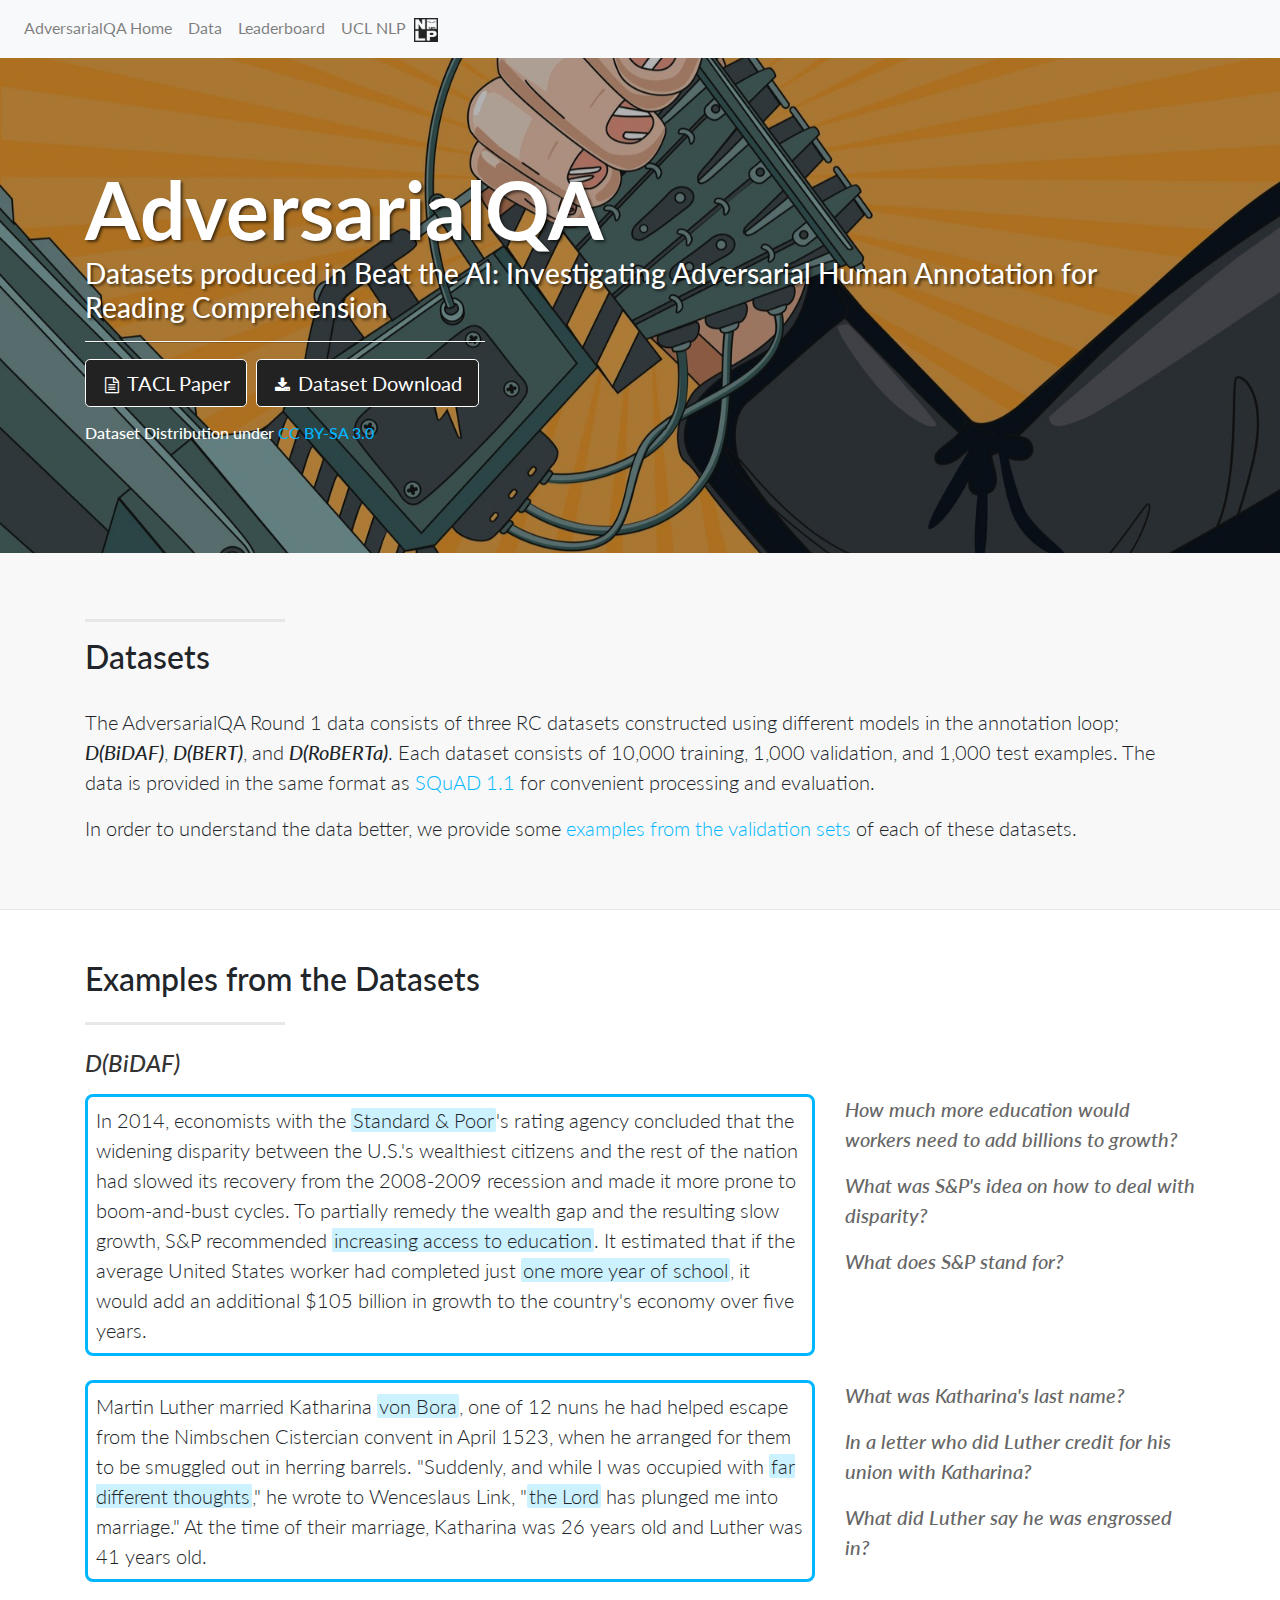
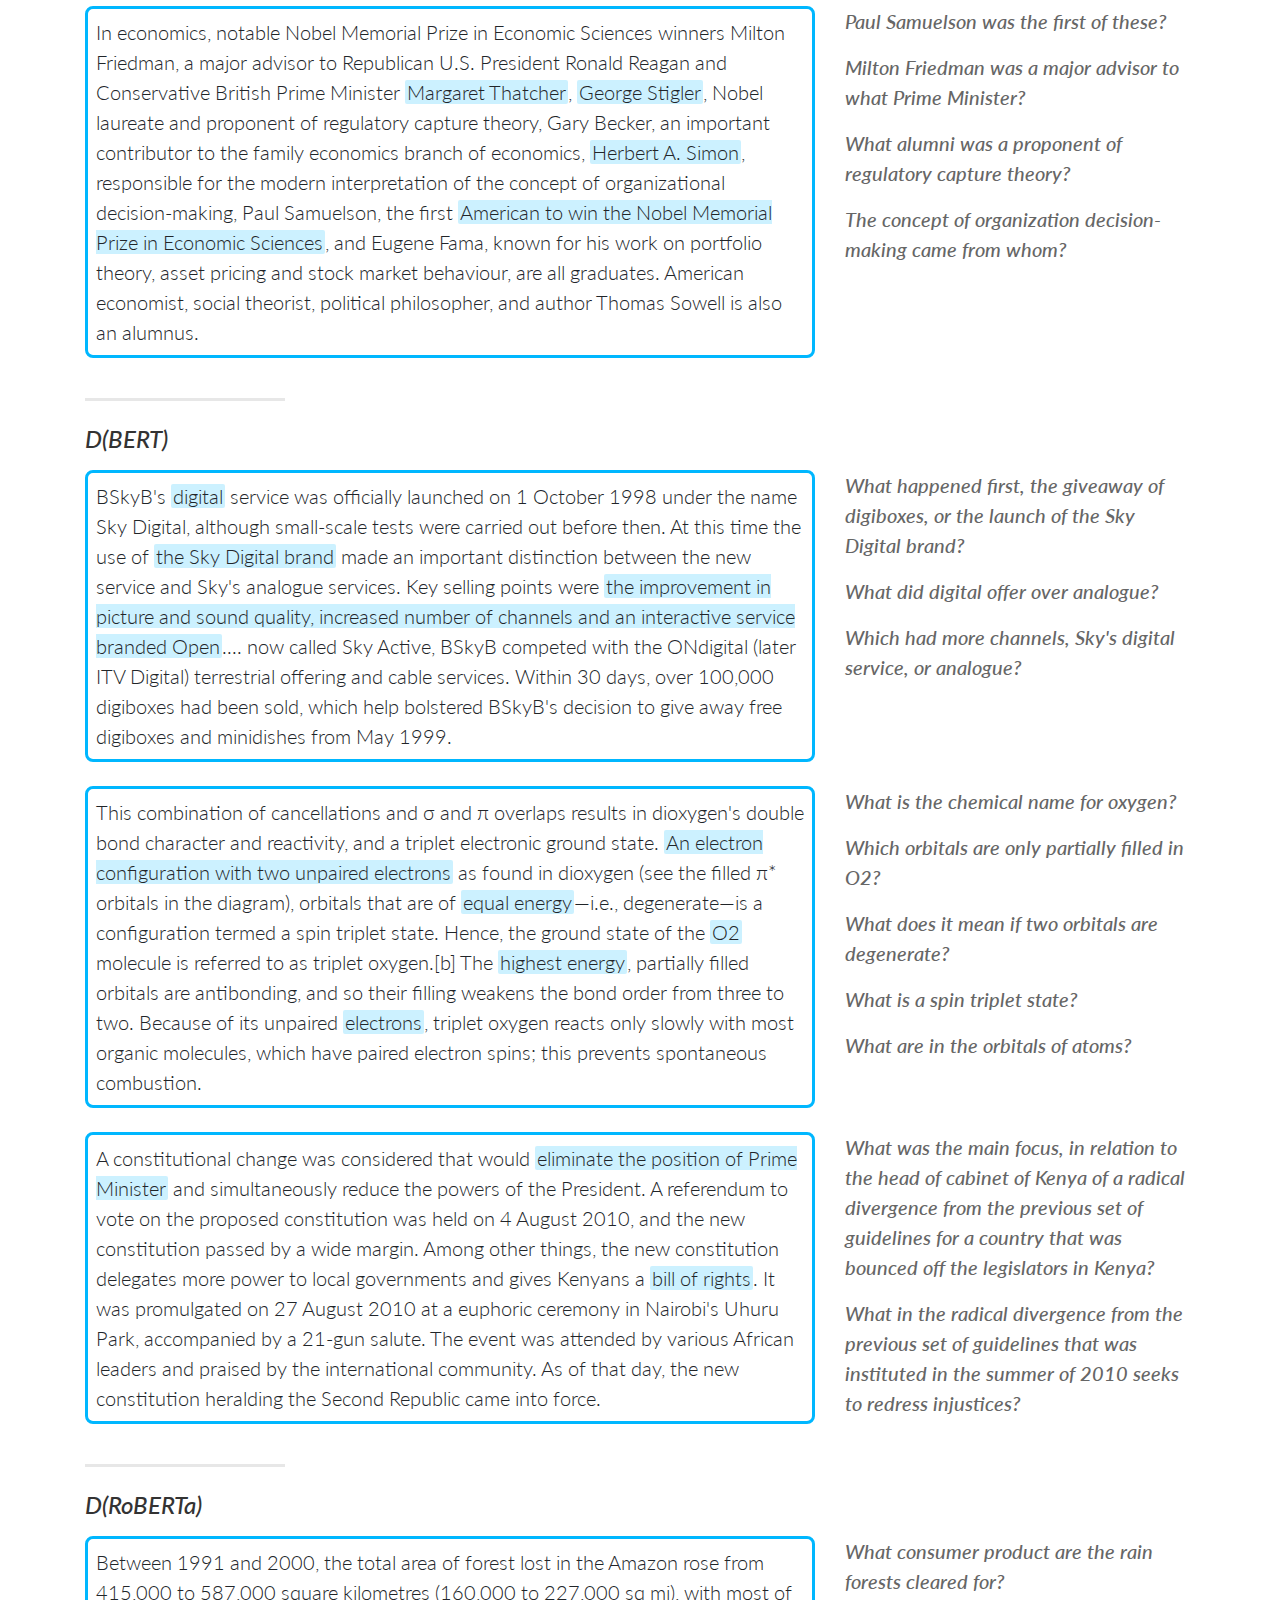
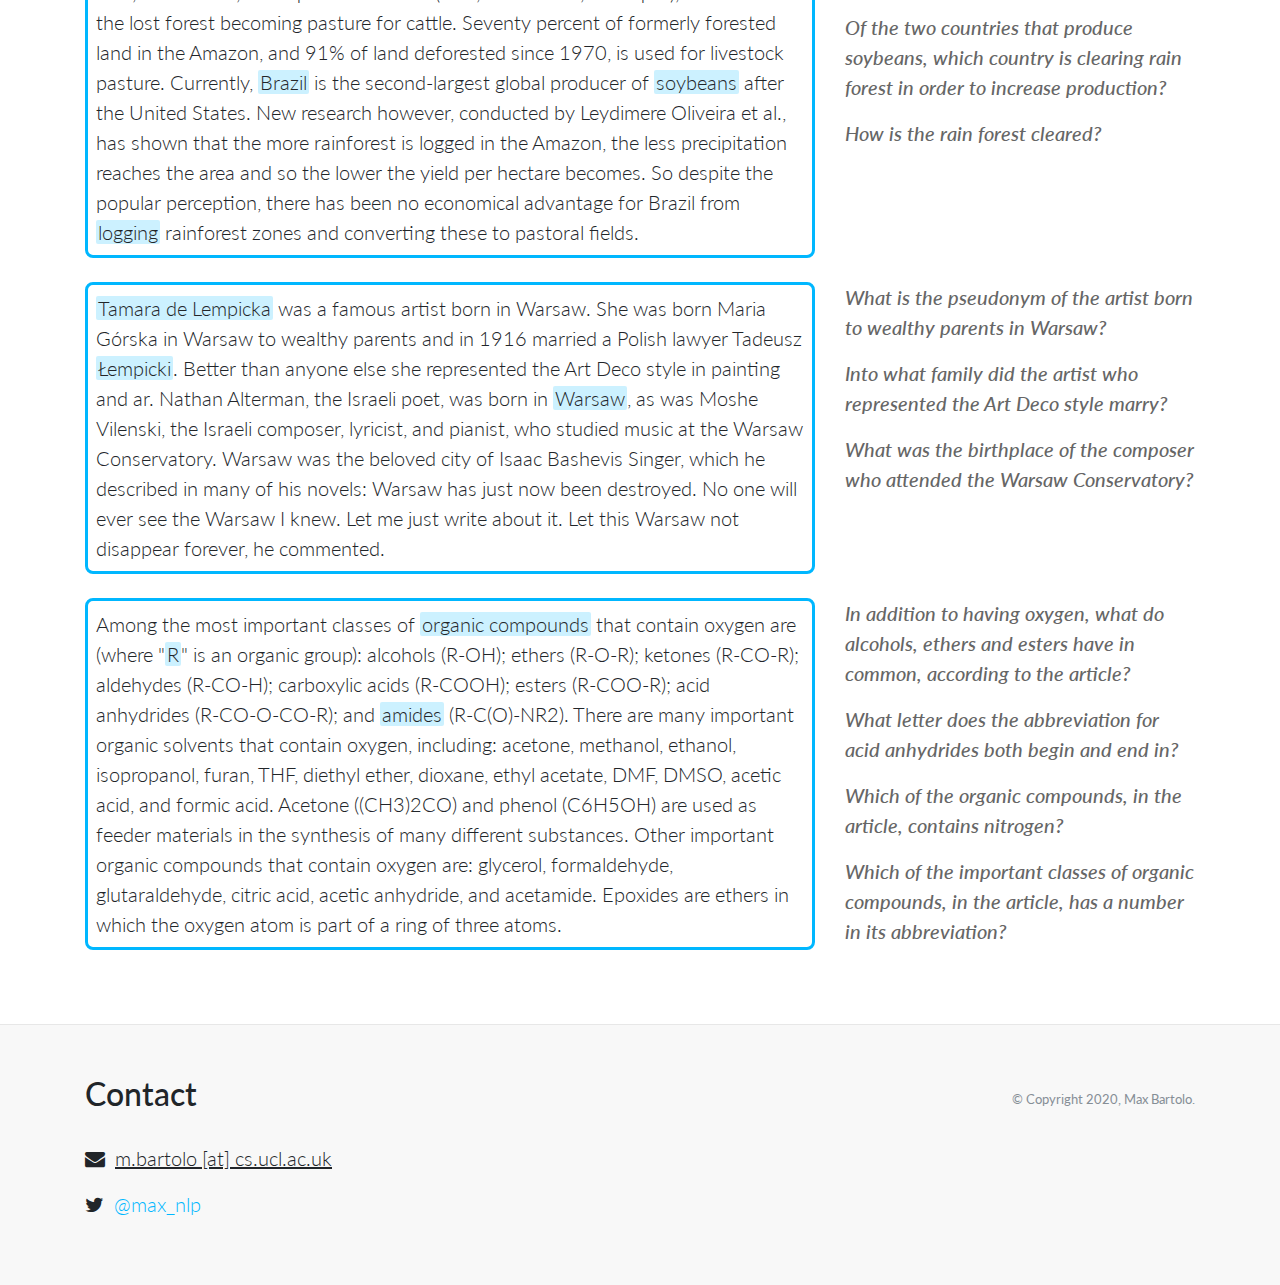
<file: data.html>
<!DOCTYPE html>
<html lang="en">

<head>

    <!-- Global site tag (gtag.js) - Google Analytics -->
    <script async src="https://www.googletagmanager.com/gtag/js?id=G-BME9N62TJ6"></script>
    <script>
      window.dataLayer = window.dataLayer || [];
      function gtag(){dataLayer.push(arguments);}
      gtag('js', new Date());

      gtag('config', 'G-BME9N62TJ6');
    </script>

    <meta charset="utf-8">
    <meta name="viewport" content="width=device-width, initial-scale=1, shrink-to-fit=no">
    <meta name="description" content="">
    <meta name="author" content="">

    <title>Beat the AI: Investigating Adversarial Human Annotation for Reading Comprehension</title>

    <!-- Bootstrap core CSS -->
    <link href="css/bootstrap.min.css" rel="stylesheet">

    <!-- Custom fonts for this template -->
    <link href="css/font.css" rel="stylesheet" type="text/css">
    <link href="https://fonts.googleapis.com/css?family=Lato:300,400,700,300italic,400italic,700italic" rel="stylesheet"
          type="text/css">
    <link href="https://stackpath.bootstrapcdn.com/font-awesome/4.7.0/css/font-awesome.min.css" rel="stylesheet" type="text/css">

    <!-- Custom styles for this template -->
    <link href="css/landing-page.css" rel="stylesheet">

</head>

<body>

<!-- Navigation -->
<nav class="navbar navbar-expand-md navbar-light bg-light">
    <div class="" id="navbarResponsive">
        <ul class="navbar-nav mc-auto">
            <li class="nav-item">
                <a class="nav-link" href="index.html">AdversarialQA Home</a>
            </li>
            <li class="nav-item">
                <a class="nav-link" href="data.html">Data</a>
            </li>
            <li class="nav-item">
                <a class="nav-link" href="leaderboard.html">Leaderboard</a>
            </li>
            <li class="nav-item">
                <a class="nav-link" href="http://nlp.cs.ucl.ac.uk" target="_blank">UCL NLP&nbsp; <img
                        src="img/uclnlp-logo.png" style="width: 24px; height: 24px" alt="" /></a>
            </li>
        </ul>
    </div>
</nav>

<!-- Header -->
<header class="header">
    <div class="container">
        <div class="intro-message">
            <h1>AdversarialQA</h1>
            <h3>Datasets produced in <a class="text-white" href="https://arxiv.org/abs/2002.00293" target="_blank">Beat the AI: Investigating Adversarial Human Annotation for Reading Comprehension</a></h3>
            <hr class="intro-divider">
            <ul class="list-inline intro-social-buttons">
                <li class="list-inline-item">
                    <a href="https://arxiv.org/abs/2002.00293" class="btn btn-info btn-lg" target="_blank">
                        <i class="fa fa-file-text-o fa-fw"></i> <span class="paper-name">TACL Paper</span>
                    </a>
                </li>
                <li class="list-inline-item">
                    <a href="data/aqa_v1.0.zip" class="btn btn-info btn-lg">
                    <i class="fa fa-download fa-fw"></i> <span class="dataset-name">Dataset Download</span>
                    </a>
                </li>
            </ul>
            <h6>Dataset Distribution under <a href="https://creativecommons.org/licenses/by-sa/3.0/">CC BY-SA 3.0 </a></h6>
        </div>
    </div>
</header>

<!-- Page Content -->
<section class="content-section content-section-a">
    <div class="container">
        <div class="row">
            <div class="col-lg-12 ml-auto">
                <hr class="section-heading-spacer">
                <div class="clearfix"></div>
                <h2 class="section-heading">Datasets</h2>
                <p class="lead">
                    The AdversarialQA Round 1 data consists of three RC datasets constructed using different models in the annotation loop;
                    <span class="aqa_dataset">D(BiDAF)</span>, <span class="aqa_dataset">D(BERT)</span>, and <span class="aqa_dataset">D(RoBERTa)</span>.
                    Each dataset consists of 10,000 training, 1,000 validation, and 1,000 test examples.
                    The data is provided in the same format as <a href="https://rajpurkar.github.io/SQuAD-explorer/" target="_blank">SQuAD 1.1</a>
                    for convenient processing and evaluation.
                </p>
                <p class="lead">
                    In order to understand the data better, we provide some <a href="#examples">examples from the validation sets</a> of each of these datasets.
                </p>
            </div>
        </div>
    </div>
    <!-- /.container -->
</section>


<section class="content-section content-section-b">
    <div class="container">
        <div class="row">
            <div class="col-lg-12 ml-auto">
                <h2 class="section-heading mb-2" name="examples" id="examples">Examples from the Datasets</h2>

                <hr class="section-heading-spacer">
                <div class="clearfix"></div>
                <h3 class="py-2">D(BiDAF)</h3>

                <div class="row data-example mb-2">
                    <div class="col-sm-8">
                        <p class="passage">
                            In 2014, economists with the <span class="ans ans-3">Standard & Poor</span>'s rating agency concluded that the widening disparity between the U.S.'s wealthiest citizens and the rest of the nation had slowed its recovery from the 2008-2009 recession and made it more prone to boom-and-bust cycles. To partially remedy the wealth gap and the resulting slow growth, S&P recommended <span class="ans ans-2">increasing access to education</span>. It estimated that if the average United States worker had completed just <span class="ans ans-1">one more year of school</span>, it would add an additional $105 billion in growth to the country's economy over five years.
                        </p>
                    </div>
                    <div class="col-sm-4">
                        <p class="question" data-q-num="1">How much more education would workers need to add billions to growth?</p>
                        <p class="question" data-q-num="2">What was S&P's idea on how to deal with disparity?</p>
                        <p class="question" data-q-num="3">What does S&P stand for?</p>

                    </div>
                </div>
                <!-- /.data-example -->

                <div class="row data-example mb-2">
                    <div class="col-sm-8">
                        <p class="passage">
                            Martin Luther married Katharina <span class="ans ans-1">von Bora</span>, one of 12 nuns he had helped escape from the Nimbschen Cistercian convent in April 1523, when he arranged for them to be smuggled out in herring barrels. "Suddenly, and while I was occupied with <span class="ans ans-3">far different thoughts</span>," he wrote to Wenceslaus Link, "<span class="ans ans-2">the Lord</span> has plunged me into marriage." At the time of their marriage, Katharina was 26 years old and Luther was 41 years old.
                        </p>
                    </div>
                    <div class="col-sm-4">
                        <p class="question" data-q-num="1">What was Katharina's last name?</p>
                        <p class="question" data-q-num="2">In a letter who did Luther credit for his union with Katharina?</p>
                        <p class="question" data-q-num="3">What did Luther say he was engrossed in?</p>

                    </div>
                </div>
                <!-- /.data-example -->

                <div class="row data-example mb-2">
                    <div class="col-sm-8">
                        <p class="passage">
                            <!-- <span class="ans ans-1"> -->
                            In economics, notable Nobel Memorial Prize in Economic Sciences winners Milton Friedman, a major advisor to Republican U.S. President Ronald Reagan and Conservative British Prime Minister <span class="ans ans-2">Margaret Thatcher</span>, <span class="ans ans-3">George Stigler</span>, Nobel laureate and proponent of regulatory capture theory, Gary Becker, an important contributor to the family economics branch of economics, <span class="ans ans-4">Herbert A. Simon</span>, responsible for the modern interpretation of the concept of organizational decision-making, Paul Samuelson, the first <span class="ans ans-1">American to win the Nobel Memorial Prize in Economic Sciences</span>, and Eugene Fama, known for his work on portfolio theory, asset pricing and stock market behaviour, are all graduates. American economist, social theorist, political philosopher, and author Thomas Sowell is also an alumnus.
                        </p>
                    </div>
                    <div class="col-sm-4">
                        <p class="question" data-q-num="1">Paul Samuelson was the first of these?</p>
                        <p class="question" data-q-num="2">Milton Friedman was a major advisor to what Prime Minister?</p>
                        <p class="question" data-q-num="3">What alumni was a proponent of regulatory capture theory?</p>
                        <p class="question" data-q-num="4">The concept of organization decision-making came from whom?</p>

                    </div>
                </div>
                <!-- /.data-example -->

                <hr class="section-heading-spacer">
                <div class="clearfix"></div>
                <h3 class="py-2">D(BERT)</h3>

                <div class="row data-example mb-2">
                    <div class="col-sm-8">
                        <p class="passage">
                            BSkyB's <span class="ans ans-3">digital</span> service was officially launched on 1 October 1998 under the name Sky Digital, although small-scale tests were carried out before then. At this time the use of <span class="ans ans-1">the Sky Digital brand</span> made an important distinction between the new service and Sky's analogue services. Key selling points were <span class="ans ans-2">the improvement in picture and sound quality, increased number of channels and an interactive service branded Open</span>.... now called Sky Active, BSkyB competed with the ONdigital (later ITV Digital) terrestrial offering and cable services. Within 30 days, over 100,000 digiboxes had been sold, which help bolstered BSkyB's decision to give away free digiboxes and minidishes from May 1999.
                        </p>
                    </div>
                    <div class="col-sm-4">
                        <p class="question" data-q-num="1">What happened first, the giveaway of digiboxes, or the launch of the Sky Digital brand?</p>
                        <p class="question" data-q-num="2">What did digital offer over analogue?</p>
                        <p class="question" data-q-num="3">Which had more channels, Sky's digital service, or analogue?</p>

                    </div>
                </div>
                <!-- /.data-example -->

                <div class="row data-example mb-2">
                    <div class="col-sm-8">
                        <p class="passage">
                            This combination of cancellations and σ and π overlaps results in dioxygen's double bond character and reactivity, and a triplet electronic ground state. <span class="ans ans-4">An electron configuration with two unpaired electrons</span> as found in dioxygen (see the filled π* orbitals in the diagram), orbitals that are of <span class="ans ans-3">equal energy</span>—i.e., degenerate—is a configuration termed a spin triplet state. Hence, the ground state of the <span class="ans ans-1">O2</span> molecule is referred to as triplet oxygen.[b] The <span class="ans ans-2">highest energy</span>, partially filled orbitals are antibonding, and so their filling weakens the bond order from three to two. Because of its unpaired <span class="ans ans-5">electrons</span>, triplet oxygen reacts only slowly with most organic molecules, which have paired electron spins; this prevents spontaneous combustion.
                        </p>
                    </div>
                    <div class="col-sm-4">
                        <p class="question" data-q-num="1">What is the chemical name for oxygen?</p>
                        <p class="question" data-q-num="2">Which orbitals are only partially filled in O2?</p>
                        <p class="question" data-q-num="3">What does it mean if two orbitals are degenerate?</p>
                        <p class="question" data-q-num="4">What is a spin triplet state?</p>
                        <p class="question" data-q-num="5">What are in the orbitals of atoms?</p>
                    </div>
                </div>
                <!-- /.data-example -->

                <div class="row data-example mb-2">
                    <div class="col-sm-8">
                        <p class="passage">
                            <!-- <span class="ans ans-1"> -->
                            A constitutional change was considered that would <span class="ans ans-1">eliminate the position of Prime Minister</span> and simultaneously reduce the powers of the President. A referendum to vote on the proposed constitution was held on 4 August 2010, and the new constitution passed by a wide margin. Among other things, the new constitution delegates more power to local governments and gives Kenyans a <span class="ans ans-3">bill of rights</span>. It was promulgated on 27 August 2010 at a euphoric ceremony in Nairobi's Uhuru Park, accompanied by a 21-gun salute. The event was attended by various African leaders and praised by the international community. As of that day, the new constitution heralding the Second Republic came into force.
                        </p>
                    </div>
                    <div class="col-sm-4">
                        <p class="question" data-q-num="1">What was the main focus, in relation to the head of cabinet of Kenya of a radical divergence from the previous set of guidelines for a country that was bounced off the legislators in Kenya?</p>
<!--                        <p class="question" data-q-num="2">How can we know that the proposal to make a radical divergence from the previous set of guidelines was a popular one?</p>-->
<!--                        <span class="ans ans-2">the new constitution passed by a wide margin</span>-->
                        <p class="question" data-q-num="3">What in the radical divergence from the previous set of guidelines that was instituted in the summer of 2010 seeks to redress injustices?</p>
                    </div>
                </div>
                <!-- /.data-example -->

                <hr class="section-heading-spacer">
                <div class="clearfix"></div>
                <h3 class="py-2">D(RoBERTa)</h3>

                <div class="row data-example mb-2">
                    <div class="col-sm-8">
                        <p class="passage">
                            Between 1991 and 2000, the total area of forest lost in the Amazon rose from 415,000 to 587,000 square kilometres (160,000 to 227,000 sq mi), with most of the lost forest becoming pasture for cattle. Seventy percent of formerly forested land in the Amazon, and 91% of land deforested since 1970, is used for livestock pasture. Currently, <span class="ans ans-2">Brazil</span> is the second-largest global producer of <span class="ans ans-1">soybeans</span> after the United States. New research however, conducted by Leydimere Oliveira et al., has shown that the more rainforest is logged in the Amazon, the less precipitation reaches the area and so the lower the yield per hectare becomes. So despite the popular perception, there has been no economical advantage for Brazil from <span class="ans ans-3">logging</span> rainforest zones and converting these to pastoral fields.
                        </p>
                    </div>
                    <div class="col-sm-4">
                        <p class="question" data-q-num="1">What consumer product are the rain forests cleared for?</p>
                        <p class="question" data-q-num="2">Of the two countries that produce soybeans, which country is clearing rain forest in order to increase production?</p>
                        <p class="question" data-q-num="3">How is the rain forest cleared?</p>

                    </div>
                </div>
                <!-- /.data-example -->

                <div class="row data-example mb-2">
                    <div class="col-sm-8">
                        <p class="passage">
                            <span class="ans ans-1">Tamara de Lempicka</span> was a famous artist born in Warsaw. She was born Maria Górska in Warsaw to wealthy parents and in 1916 married a Polish lawyer Tadeusz <span class="ans ans-2">Łempicki</span>. Better than anyone else she represented the Art Deco style in painting and ar. Nathan Alterman, the Israeli poet, was born in <span class="ans ans-4">Warsaw</span>, as was Moshe Vilenski, the Israeli composer, lyricist, and pianist, who studied music at the Warsaw Conservatory. Warsaw was the beloved city of Isaac Bashevis Singer, which he described in many of his novels: Warsaw has just now been destroyed. No one will ever see the Warsaw I knew. Let me just write about it. Let this Warsaw not disappear forever, he commented.
                        </p>
                    </div>
                    <div class="col-sm-4">
                        <p class="question" data-q-num="1">What is the pseudonym of the artist born to wealthy parents in Warsaw?</p>
                        <p class="question" data-q-num="2">Into what family did the artist who represented the Art Deco style marry?</p>
<!--                        <p class="question" data-q-num="3">Through what creations did Lempicka express a kind of art popular after World War One?</p>-->
<!--                        <span class="ans ans-3">painting and art</span>-->
                        <p class="question" data-q-num="4">What was the birthplace of the composer who attended the Warsaw Conservatory?</p>

                    </div>
                </div>
                <!-- /.data-example -->

                <div class="row data-example mb-2">
                    <div class="col-sm-8">
                        <p class="passage">
                            <!-- <span class="ans ans-1"> -->
                            Among the most important classes of <span class="ans ans-1">organic compounds</span> that contain oxygen are (where "<span class="ans ans-2">R</span>" is an organic group): alcohols (R-OH); ethers (R-O-R); ketones (R-CO-R); aldehydes (R-CO-H); carboxylic acids (R-COOH); esters (R-COO-R); acid anhydrides (R-CO-O-CO-R); and <span class="ans ans-3 ans-4">amides</span> (R-C(O)-NR2). There are many important organic solvents that contain oxygen, including: acetone, methanol, ethanol, isopropanol, furan, THF, diethyl ether, dioxane, ethyl acetate, DMF, DMSO, acetic acid, and formic acid. Acetone ((CH3)2CO) and phenol (C6H5OH) are used as feeder materials in the synthesis of many different substances. Other important organic compounds that contain oxygen are: glycerol, formaldehyde, glutaraldehyde, citric acid, acetic anhydride, and acetamide. Epoxides are ethers in which the oxygen atom is part of a ring of three atoms.
                        </p>
                    </div>
                    <div class="col-sm-4">
                        <p class="question" data-q-num="1">In addition to having oxygen, what do alcohols, ethers and esters have in common, according to the article?</p>
                        <p class="question" data-q-num="2">What letter does the abbreviation for acid anhydrides both begin and end in?</p>
                        <p class="question" data-q-num="3">Which of the organic compounds, in the article, contains nitrogen?</p>
                        <p class="question" data-q-num="4">Which of the important classes of organic compounds, in the article, has a number in its abbreviation?</p>

                    </div>
                </div>
                <!-- /.data-example -->

            </div>
        </div>
    </div>
    <!-- /.container -->

</section>


<!-- Footer -->
<footer>
    <div class="container">
        <div class="row">
            <div class="col-lg-6 ml-auto">
                <div class="clearfix"></div>
                <h2 class="section-heading">Contact </h2>
                <p class="lead"><i class="fa fa-envelope"></i>&nbsp; <u>m.bartolo [at] cs.ucl.ac.uk</u></p>
                <p class="lead"><i class="fa fa-twitter"></i>&nbsp; <a href="https://twitter.com/max_nlp" target="_blank">@max_nlp</a></p>
            </div>
            <div class="col-lg-6 mr-auto text-right">
                <p class="copyright text-muted small">&copy; Copyright 2020, Max Bartolo.</p>
            </div>
        </div>
    </div>
</footer>


<!-- Bootstrap core JavaScript -->
<script src="vendor/jquery/jquery.min.js"></script>
<script src="vendor/bootstrap/js/bootstrap.bundle.min.js"></script>

<!-- Highlight answers -->
<script>
$(document).ready(function () {
    $('.question').hover(function () {
        let qnum = $(this).data('q-num');
        $(this).parents('.data-example').find('.ans-'+qnum).addClass('ans-active');
    }, function () {
        let qnum = $(this).data('q-num');
        $(this).parents('.data-example').find('.ans-'+qnum).removeClass('ans-active');
    });
});
</script>

</body>

</html>
</file>
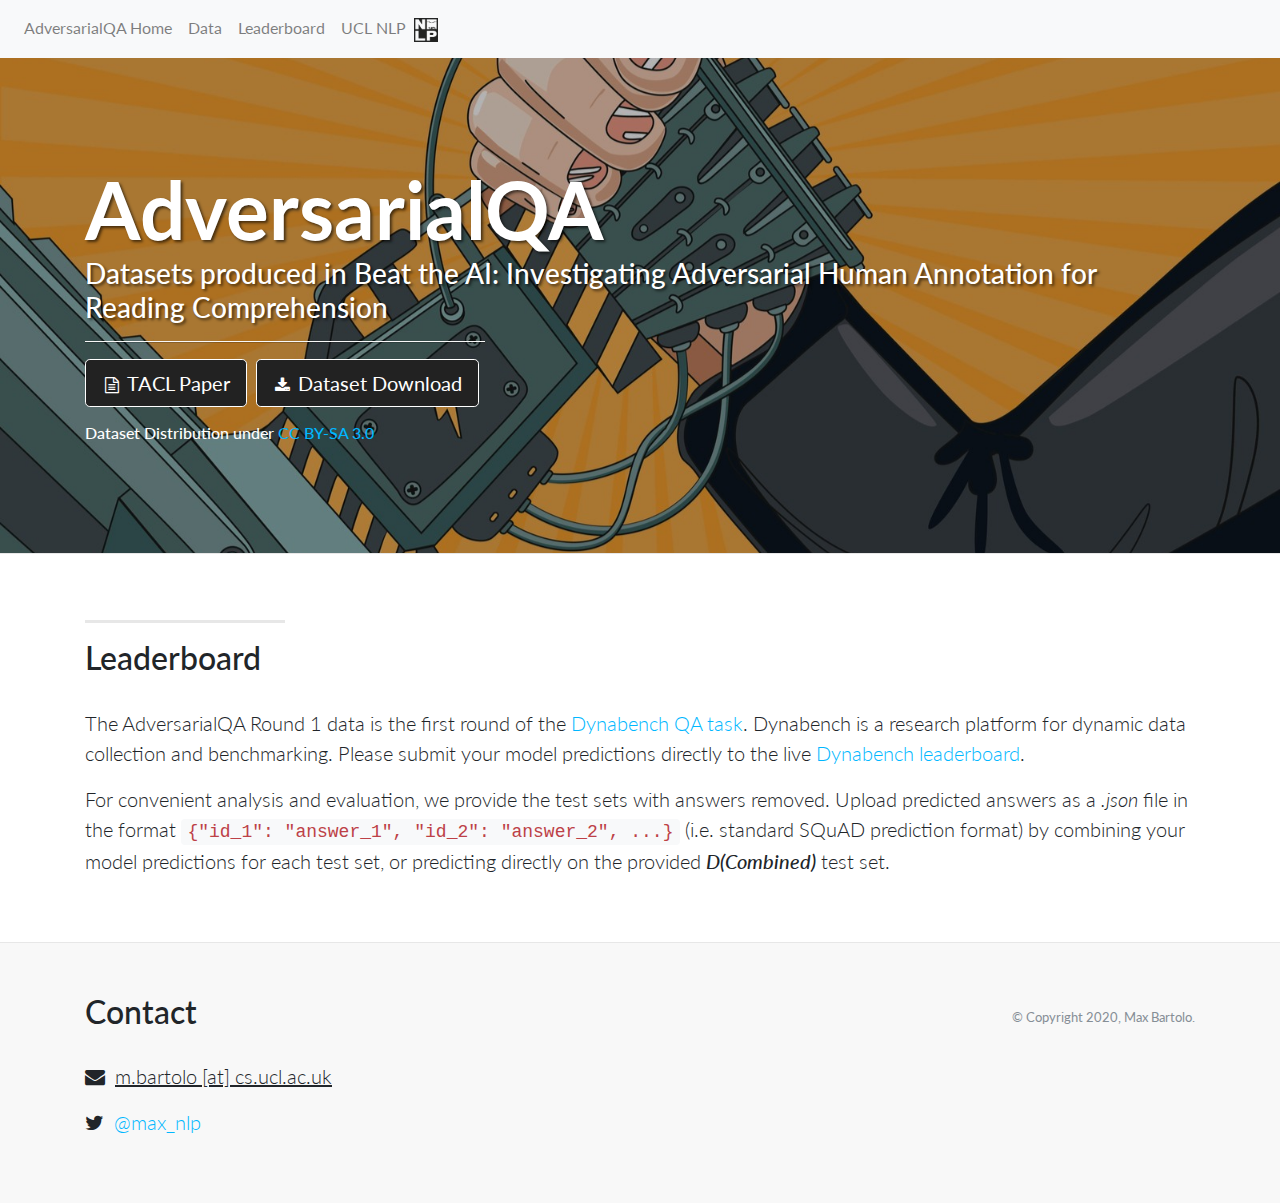
<file: leaderboard.html>
<!DOCTYPE html>
<html lang="en">

<head>

    <!-- Global site tag (gtag.js) - Google Analytics -->
    <script async src="https://www.googletagmanager.com/gtag/js?id=G-BME9N62TJ6"></script>
    <script>
      window.dataLayer = window.dataLayer || [];
      function gtag(){dataLayer.push(arguments);}
      gtag('js', new Date());

      gtag('config', 'G-BME9N62TJ6');
    </script>

    <meta charset="utf-8">
    <meta name="viewport" content="width=device-width, initial-scale=1, shrink-to-fit=no">
    <meta name="description" content="">
    <meta name="author" content="">

    <title>Beat the AI: Investigating Adversarial Human Annotation for Reading Comprehension</title>

    <!-- Bootstrap core CSS -->
    <link href="css/bootstrap.min.css" rel="stylesheet">

    <!-- Custom fonts for this template -->
    <link href="css/font.css" rel="stylesheet" type="text/css">
    <link href="https://fonts.googleapis.com/css?family=Lato:300,400,700,300italic,400italic,700italic" rel="stylesheet"
          type="text/css">
    <link href="https://stackpath.bootstrapcdn.com/font-awesome/4.7.0/css/font-awesome.min.css" rel="stylesheet" type="text/css">

    <!-- Custom styles for this template -->
    <link href="css/landing-page.css" rel="stylesheet">

</head>

<body>

<!-- Navigation -->
<nav class="navbar navbar-expand-md navbar-light bg-light">
    <div class="" id="navbarResponsive">
        <ul class="navbar-nav mc-auto">
            <li class="nav-item">
                <a class="nav-link" href="index.html">AdversarialQA Home</a>
            </li>
            <li class="nav-item">
                <a class="nav-link" href="data.html">Data</a>
            </li>
            <li class="nav-item">
                <a class="nav-link" href="leaderboard.html">Leaderboard</a>
            </li>
            <li class="nav-item">
                <a class="nav-link" href="http://nlp.cs.ucl.ac.uk" target="_blank">UCL NLP&nbsp; <img
                        src="img/uclnlp-logo.png" style="width: 24px; height: 24px" alt="" /></a>
            </li>
        </ul>
    </div>
</nav>

<!-- Header -->
<header class="header">
    <div class="container">
        <div class="intro-message">
            <h1>AdversarialQA</h1>
            <h3>Datasets produced in <a class="text-white" href="https://arxiv.org/abs/2002.00293" target="_blank">Beat the AI: Investigating Adversarial Human Annotation for Reading Comprehension</a></h3>
            <hr class="intro-divider">
            <ul class="list-inline intro-social-buttons">
                <li class="list-inline-item">
                    <a href="https://arxiv.org/abs/2002.00293" class="btn btn-info btn-lg" target="_blank">
                        <i class="fa fa-file-text-o fa-fw"></i> <span class="paper-name">TACL Paper</span>
                    </a>
                </li>
                <li class="list-inline-item">
                    <a href="data/aqa_v1.0.zip" class="btn btn-info btn-lg">
                    <i class="fa fa-download fa-fw"></i> <span class="dataset-name">Dataset Download</span>
                    </a>
                </li>
            </ul>
            <h6>Dataset Distribution under <a href="https://creativecommons.org/licenses/by-sa/3.0/">CC BY-SA 3.0 </a></h6>
        </div>
    </div>
</header>

<!-- Page Content -->
<section class="content-section content-section-b">
    <div class="container">
        <div class="row">
            <div class="col-lg-12 ml-auto">
                <hr class="section-heading-spacer">
                <div class="clearfix"></div>
                <h2 class="section-heading">Leaderboard</h2>
                <p class="lead">
                    The AdversarialQA Round 1 data is the first round of the <a href="https://dynabench.org/tasks/2#1" target="_blank">Dynabench QA task</a>.
                    Dynabench is a research platform for dynamic data collection and benchmarking.
                    Please submit your model predictions directly to the live <a href="https://dynabench.org/tasks/2#1" target="_blank">Dynabench leaderboard</a>.
                </p>
                <p class="lead">
                    For convenient analysis and evaluation, we provide the test sets with answers removed.
                    Upload predicted answers as a <em>.json</em> file in the format <code>{"id_1": "answer_1", "id_2": "answer_2", ...}</code> (i.e. standard SQuAD prediction format)
                    by combining your model predictions for each test set, or predicting directly on the provided <span class="aqa_dataset">D(Combined)</span> test set.
                </p>
            </div>
        </div>
    </div>
    <!-- /.container -->
</section>


<!-- Footer -->
<footer>
    <div class="container">
        <div class="row">
            <div class="col-lg-6 ml-auto">
                <div class="clearfix"></div>
                <h2 class="section-heading">Contact </h2>
                <p class="lead"><i class="fa fa-envelope"></i>&nbsp; <u>m.bartolo [at] cs.ucl.ac.uk</u></p>
                <p class="lead"><i class="fa fa-twitter"></i>&nbsp; <a href="https://twitter.com/max_nlp" target="_blank">@max_nlp</a></p>
            </div>
            <div class="col-lg-6 mr-auto text-right">
                <p class="copyright text-muted small">&copy; Copyright 2020, Max Bartolo.</p>
            </div>
        </div>
    </div>
</footer>


<!-- Bootstrap core JavaScript -->
<script src="vendor/jquery/jquery.min.js"></script>
<script src="vendor/bootstrap/js/bootstrap.bundle.min.js"></script>

</body>

</html>
</file>
<file: css/font.css>
/*!
 *  Font Awesome 4.7.0 by @davegandy - http://fontawesome.io - @fontawesome
 *  License - http://fontawesome.io/license (Font: SIL OFL 1.1, CSS: MIT License)
 */
@font-face {
    font-family: 'FontAwesome';
    src: url('../fonts/fontawesome-webfont.eot?v=4.7.0');
    src: url('../fonts/fontawesome-webfont.eot?#iefix&v=4.7.0') format('embedded-opentype'), url('../fonts/fontawesome-webfont.woff2?v=4.7.0') format('woff2'), url('../fonts/fontawesome-webfont.woff?v=4.7.0') format('woff'), url('../fonts/fontawesome-webfont.ttf?v=4.7.0') format('truetype'), url('../fonts/fontawesome-webfont.svg?v=4.7.0#fontawesomeregular') format('svg');
    font-weight: normal;
    font-style: normal
}

.fa {
    display: inline-block;
    font: normal normal normal 14px/1 FontAwesome;
    font-size: inherit;
    text-rendering: auto;
    -webkit-font-smoothing: antialiased;
    -moz-osx-font-smoothing: grayscale
}

.fa-lg {
    font-size: 1.33333333em;
    line-height: .75em;
    vertical-align: -15%
}

.fa-2x {
    font-size: 2em
}

.fa-3x {
    font-size: 3em
}

.fa-4x {
    font-size: 4em
}

.fa-5x {
    font-size: 5em
}

.fa-fw {
    width: 1.28571429em;
    text-align: center
}

.fa-ul {
    padding-left: 0;
    margin-left: 2.14285714em;
    list-style-type: none
}

.fa-ul > li {
    position: relative
}

.fa-li {
    position: absolute;
    left: -2.14285714em;
    width: 2.14285714em;
    top: .14285714em;
    text-align: center
}

.fa-li.fa-lg {
    left: -1.85714286em
}

.fa-border {
    padding: .2em .25em .15em;
    border: solid .08em #eee;
    border-radius: .1em
}

.fa-pull-left {
    float: left
}

.fa-pull-right {
    float: right
}

.fa.fa-pull-left {
    margin-right: .3em
}

.fa.fa-pull-right {
    margin-left: .3em
}

.pull-right {
    float: right
}

.pull-left {
    float: left
}

.fa.pull-left {
    margin-right: .3em
}

.fa.pull-right {
    margin-left: .3em
}

.fa-spin {
    -webkit-animation: fa-spin 2s infinite linear;
    animation: fa-spin 2s infinite linear
}

.fa-pulse {
    -webkit-animation: fa-spin 1s infinite steps(8);
    animation: fa-spin 1s infinite steps(8)
}

@-webkit-keyframes fa-spin {
    0% {
        -webkit-transform: rotate(0deg);
        transform: rotate(0deg)
    }
    100% {
        -webkit-transform: rotate(359deg);
        transform: rotate(359deg)
    }
}

@keyframes fa-spin {
    0% {
        -webkit-transform: rotate(0deg);
        transform: rotate(0deg)
    }
    100% {
        -webkit-transform: rotate(359deg);
        transform: rotate(359deg)
    }
}

.fa-rotate-90 {
    -ms-filter: "progid:DXImageTransform.Microsoft.BasicImage(rotation=1)";
    -webkit-transform: rotate(90deg);
    -ms-transform: rotate(90deg);
    transform: rotate(90deg)
}

.fa-rotate-180 {
    -ms-filter: "progid:DXImageTransform.Microsoft.BasicImage(rotation=2)";
    -webkit-transform: rotate(180deg);
    -ms-transform: rotate(180deg);
    transform: rotate(180deg)
}

.fa-rotate-270 {
    -ms-filter: "progid:DXImageTransform.Microsoft.BasicImage(rotation=3)";
    -webkit-transform: rotate(270deg);
    -ms-transform: rotate(270deg);
    transform: rotate(270deg)
}

.fa-flip-horizontal {
    -ms-filter: "progid:DXImageTransform.Microsoft.BasicImage(rotation=0, mirror=1)";
    -webkit-transform: scale(-1, 1);
    -ms-transform: scale(-1, 1);
    transform: scale(-1, 1)
}

.fa-flip-vertical {
    -ms-filter: "progid:DXImageTransform.Microsoft.BasicImage(rotation=2, mirror=1)";
    -webkit-transform: scale(1, -1);
    -ms-transform: scale(1, -1);
    transform: scale(1, -1)
}

:root .fa-rotate-90, :root .fa-rotate-180, :root .fa-rotate-270, :root .fa-flip-horizontal, :root .fa-flip-vertical {
    filter: none
}

.fa-stack {
    position: relative;
    display: inline-block;
    width: 2em;
    height: 2em;
    line-height: 2em;
    vertical-align: middle
}

.fa-stack-1x, .fa-stack-2x {
    position: absolute;
    left: 0;
    width: 100%;
    text-align: center
}

.fa-stack-1x {
    line-height: inherit
}

.fa-stack-2x {
    font-size: 2em
}

.fa-inverse {
    color: #fff
}

.fa-glass:before {
    content: "\f000"
}

.fa-music:before {
    content: "\f001"
}

.fa-search:before {
    content: "\f002"
}

.fa-envelope-o:before {
    content: "\f003"
}

.fa-heart:before {
    content: "\f004"
}

.fa-star:before {
    content: "\f005"
}

.fa-star-o:before {
    content: "\f006"
}

.fa-user:before {
    content: "\f007"
}

.fa-film:before {
    content: "\f008"
}

.fa-th-large:before {
    content: "\f009"
}

.fa-th:before {
    content: "\f00a"
}

.fa-th-list:before {
    content: "\f00b"
}

.fa-check:before {
    content: "\f00c"
}

.fa-remove:before, .fa-close:before, .fa-times:before {
    content: "\f00d"
}

.fa-search-plus:before {
    content: "\f00e"
}

.fa-search-minus:before {
    content: "\f010"
}

.fa-power-off:before {
    content: "\f011"
}

.fa-signal:before {
    content: "\f012"
}

.fa-gear:before, .fa-cog:before {
    content: "\f013"
}

.fa-trash-o:before {
    content: "\f014"
}

.fa-home:before {
    content: "\f015"
}

.fa-file-o:before {
    content: "\f016"
}

.fa-clock-o:before {
    content: "\f017"
}

.fa-road:before {
    content: "\f018"
}

.fa-download:before {
    content: "\f019"
}

.fa-arrow-circle-o-down:before {
    content: "\f01a"
}

.fa-arrow-circle-o-up:before {
    content: "\f01b"
}

.fa-inbox:before {
    content: "\f01c"
}

.fa-play-circle-o:before {
    content: "\f01d"
}

.fa-rotate-right:before, .fa-repeat:before {
    content: "\f01e"
}

.fa-refresh:before {
    content: "\f021"
}

.fa-list-alt:before {
    content: "\f022"
}

.fa-lock:before {
    content: "\f023"
}

.fa-flag:before {
    content: "\f024"
}

.fa-headphones:before {
    content: "\f025"
}

.fa-volume-off:before {
    content: "\f026"
}

.fa-volume-down:before {
    content: "\f027"
}

.fa-volume-up:before {
    content: "\f028"
}

.fa-qrcode:before {
    content: "\f029"
}

.fa-barcode:before {
    content: "\f02a"
}

.fa-tag:before {
    content: "\f02b"
}

.fa-tags:before {
    content: "\f02c"
}

.fa-book:before {
    content: "\f02d"
}

.fa-bookmark:before {
    content: "\f02e"
}

.fa-print:before {
    content: "\f02f"
}

.fa-camera:before {
    content: "\f030"
}

.fa-font:before {
    content: "\f031"
}

.fa-bold:before {
    content: "\f032"
}

.fa-italic:before {
    content: "\f033"
}

.fa-text-height:before {
    content: "\f034"
}

.fa-text-width:before {
    content: "\f035"
}

.fa-align-left:before {
    content: "\f036"
}

.fa-align-center:before {
    content: "\f037"
}

.fa-align-right:before {
    content: "\f038"
}

.fa-align-justify:before {
    content: "\f039"
}

.fa-list:before {
    content: "\f03a"
}

.fa-dedent:before, .fa-outdent:before {
    content: "\f03b"
}

.fa-indent:before {
    content: "\f03c"
}

.fa-video-camera:before {
    content: "\f03d"
}

.fa-photo:before, .fa-image:before, .fa-picture-o:before {
    content: "\f03e"
}

.fa-pencil:before {
    content: "\f040"
}

.fa-map-marker:before {
    content: "\f041"
}

.fa-adjust:before {
    content: "\f042"
}

.fa-tint:before {
    content: "\f043"
}

.fa-edit:before, .fa-pencil-square-o:before {
    content: "\f044"
}

.fa-share-square-o:before {
    content: "\f045"
}

.fa-check-square-o:before {
    content: "\f046"
}

.fa-arrows:before {
    content: "\f047"
}

.fa-step-backward:before {
    content: "\f048"
}

.fa-fast-backward:before {
    content: "\f049"
}

.fa-backward:before {
    content: "\f04a"
}

.fa-play:before {
    content: "\f04b"
}

.fa-pause:before {
    content: "\f04c"
}

.fa-stop:before {
    content: "\f04d"
}

.fa-forward:before {
    content: "\f04e"
}

.fa-fast-forward:before {
    content: "\f050"
}

.fa-step-forward:before {
    content: "\f051"
}

.fa-eject:before {
    content: "\f052"
}

.fa-chevron-left:before {
    content: "\f053"
}

.fa-chevron-right:before {
    content: "\f054"
}

.fa-plus-circle:before {
    content: "\f055"
}

.fa-minus-circle:before {
    content: "\f056"
}

.fa-times-circle:before {
    content: "\f057"
}

.fa-check-circle:before {
    content: "\f058"
}

.fa-question-circle:before {
    content: "\f059"
}

.fa-info-circle:before {
    content: "\f05a"
}

.fa-crosshairs:before {
    content: "\f05b"
}

.fa-times-circle-o:before {
    content: "\f05c"
}

.fa-check-circle-o:before {
    content: "\f05d"
}

.fa-ban:before {
    content: "\f05e"
}

.fa-arrow-left:before {
    content: "\f060"
}

.fa-arrow-right:before {
    content: "\f061"
}

.fa-arrow-up:before {
    content: "\f062"
}

.fa-arrow-down:before {
    content: "\f063"
}

.fa-mail-forward:before, .fa-share:before {
    content: "\f064"
}

.fa-expand:before {
    content: "\f065"
}

.fa-compress:before {
    content: "\f066"
}

.fa-plus:before {
    content: "\f067"
}

.fa-minus:before {
    content: "\f068"
}

.fa-asterisk:before {
    content: "\f069"
}

.fa-exclamation-circle:before {
    content: "\f06a"
}

.fa-gift:before {
    content: "\f06b"
}

.fa-leaf:before {
    content: "\f06c"
}

.fa-fire:before {
    content: "\f06d"
}

.fa-eye:before {
    content: "\f06e"
}

.fa-eye-slash:before {
    content: "\f070"
}

.fa-warning:before, .fa-exclamation-triangle:before {
    content: "\f071"
}

.fa-plane:before {
    content: "\f072"
}

.fa-calendar:before {
    content: "\f073"
}

.fa-random:before {
    content: "\f074"
}

.fa-comment:before {
    content: "\f075"
}

.fa-magnet:before {
    content: "\f076"
}

.fa-chevron-up:before {
    content: "\f077"
}

.fa-chevron-down:before {
    content: "\f078"
}

.fa-retweet:before {
    content: "\f079"
}

.fa-shopping-cart:before {
    content: "\f07a"
}

.fa-folder:before {
    content: "\f07b"
}

.fa-folder-open:before {
    content: "\f07c"
}

.fa-arrows-v:before {
    content: "\f07d"
}

.fa-arrows-h:before {
    content: "\f07e"
}

.fa-bar-chart-o:before, .fa-bar-chart:before {
    content: "\f080"
}

.fa-twitter-square:before {
    content: "\f081"
}

.fa-facebook-square:before {
    content: "\f082"
}

.fa-camera-retro:before {
    content: "\f083"
}

.fa-key:before {
    content: "\f084"
}

.fa-gears:before, .fa-cogs:before {
    content: "\f085"
}

.fa-comments:before {
    content: "\f086"
}

.fa-thumbs-o-up:before {
    content: "\f087"
}

.fa-thumbs-o-down:before {
    content: "\f088"
}

.fa-star-half:before {
    content: "\f089"
}

.fa-heart-o:before {
    content: "\f08a"
}

.fa-sign-out:before {
    content: "\f08b"
}

.fa-linkedin-square:before {
    content: "\f08c"
}

.fa-thumb-tack:before {
    content: "\f08d"
}

.fa-external-link:before {
    content: "\f08e"
}

.fa-sign-in:before {
    content: "\f090"
}

.fa-trophy:before {
    content: "\f091"
}

.fa-github-square:before {
    content: "\f092"
}

.fa-upload:before {
    content: "\f093"
}

.fa-lemon-o:before {
    content: "\f094"
}

.fa-phone:before {
    content: "\f095"
}

.fa-square-o:before {
    content: "\f096"
}

.fa-bookmark-o:before {
    content: "\f097"
}

.fa-phone-square:before {
    content: "\f098"
}

.fa-twitter:before {
    content: "\f099"
}

.fa-facebook-f:before, .fa-facebook:before {
    content: "\f09a"
}

.fa-github:before {
    content: "\f09b"
}

.fa-unlock:before {
    content: "\f09c"
}

.fa-credit-card:before {
    content: "\f09d"
}

.fa-feed:before, .fa-rss:before {
    content: "\f09e"
}

.fa-hdd-o:before {
    content: "\f0a0"
}

.fa-bullhorn:before {
    content: "\f0a1"
}

.fa-bell:before {
    content: "\f0f3"
}

.fa-certificate:before {
    content: "\f0a3"
}

.fa-hand-o-right:before {
    content: "\f0a4"
}

.fa-hand-o-left:before {
    content: "\f0a5"
}

.fa-hand-o-up:before {
    content: "\f0a6"
}

.fa-hand-o-down:before {
    content: "\f0a7"
}

.fa-arrow-circle-left:before {
    content: "\f0a8"
}

.fa-arrow-circle-right:before {
    content: "\f0a9"
}

.fa-arrow-circle-up:before {
    content: "\f0aa"
}

.fa-arrow-circle-down:before {
    content: "\f0ab"
}

.fa-globe:before {
    content: "\f0ac"
}

.fa-wrench:before {
    content: "\f0ad"
}

.fa-tasks:before {
    content: "\f0ae"
}

.fa-filter:before {
    content: "\f0b0"
}

.fa-briefcase:before {
    content: "\f0b1"
}

.fa-arrows-alt:before {
    content: "\f0b2"
}

.fa-group:before, .fa-users:before {
    content: "\f0c0"
}

.fa-chain:before, .fa-link:before {
    content: "\f0c1"
}

.fa-cloud:before {
    content: "\f0c2"
}

.fa-flask:before {
    content: "\f0c3"
}

.fa-cut:before, .fa-scissors:before {
    content: "\f0c4"
}

.fa-copy:before, .fa-files-o:before {
    content: "\f0c5"
}

.fa-paperclip:before {
    content: "\f0c6"
}

.fa-save:before, .fa-floppy-o:before {
    content: "\f0c7"
}

.fa-square:before {
    content: "\f0c8"
}

.fa-navicon:before, .fa-reorder:before, .fa-bars:before {
    content: "\f0c9"
}

.fa-list-ul:before {
    content: "\f0ca"
}

.fa-list-ol:before {
    content: "\f0cb"
}

.fa-strikethrough:before {
    content: "\f0cc"
}

.fa-underline:before {
    content: "\f0cd"
}

.fa-table:before {
    content: "\f0ce"
}

.fa-magic:before {
    content: "\f0d0"
}

.fa-truck:before {
    content: "\f0d1"
}

.fa-pinterest:before {
    content: "\f0d2"
}

.fa-pinterest-square:before {
    content: "\f0d3"
}

.fa-google-plus-square:before {
    content: "\f0d4"
}

.fa-google-plus:before {
    content: "\f0d5"
}

.fa-money:before {
    content: "\f0d6"
}

.fa-caret-down:before {
    content: "\f0d7"
}

.fa-caret-up:before {
    content: "\f0d8"
}

.fa-caret-left:before {
    content: "\f0d9"
}

.fa-caret-right:before {
    content: "\f0da"
}

.fa-columns:before {
    content: "\f0db"
}

.fa-unsorted:before, .fa-sort:before {
    content: "\f0dc"
}

.fa-sort-down:before, .fa-sort-desc:before {
    content: "\f0dd"
}

.fa-sort-up:before, .fa-sort-asc:before {
    content: "\f0de"
}

.fa-envelope:before {
    content: "\f0e0"
}

.fa-linkedin:before {
    content: "\f0e1"
}

.fa-rotate-left:before, .fa-undo:before {
    content: "\f0e2"
}

.fa-legal:before, .fa-gavel:before {
    content: "\f0e3"
}

.fa-dashboard:before, .fa-tachometer:before {
    content: "\f0e4"
}

.fa-comment-o:before {
    content: "\f0e5"
}

.fa-comments-o:before {
    content: "\f0e6"
}

.fa-flash:before, .fa-bolt:before {
    content: "\f0e7"
}

.fa-sitemap:before {
    content: "\f0e8"
}

.fa-umbrella:before {
    content: "\f0e9"
}

.fa-paste:before, .fa-clipboard:before {
    content: "\f0ea"
}

.fa-lightbulb-o:before {
    content: "\f0eb"
}

.fa-exchange:before {
    content: "\f0ec"
}

.fa-cloud-download:before {
    content: "\f0ed"
}

.fa-cloud-upload:before {
    content: "\f0ee"
}

.fa-user-md:before {
    content: "\f0f0"
}

.fa-stethoscope:before {
    content: "\f0f1"
}

.fa-suitcase:before {
    content: "\f0f2"
}

.fa-bell-o:before {
    content: "\f0a2"
}

.fa-coffee:before {
    content: "\f0f4"
}

.fa-cutlery:before {
    content: "\f0f5"
}

.fa-file-text-o:before {
    content: "\f0f6"
}

.fa-building-o:before {
    content: "\f0f7"
}

.fa-hospital-o:before {
    content: "\f0f8"
}

.fa-ambulance:before {
    content: "\f0f9"
}

.fa-medkit:before {
    content: "\f0fa"
}

.fa-fighter-jet:before {
    content: "\f0fb"
}

.fa-beer:before {
    content: "\f0fc"
}

.fa-h-square:before {
    content: "\f0fd"
}

.fa-plus-square:before {
    content: "\f0fe"
}

.fa-angle-double-left:before {
    content: "\f100"
}

.fa-angle-double-right:before {
    content: "\f101"
}

.fa-angle-double-up:before {
    content: "\f102"
}

.fa-angle-double-down:before {
    content: "\f103"
}

.fa-angle-left:before {
    content: "\f104"
}

.fa-angle-right:before {
    content: "\f105"
}

.fa-angle-up:before {
    content: "\f106"
}

.fa-angle-down:before {
    content: "\f107"
}

.fa-desktop:before {
    content: "\f108"
}

.fa-laptop:before {
    content: "\f109"
}

.fa-tablet:before {
    content: "\f10a"
}

.fa-mobile-phone:before, .fa-mobile:before {
    content: "\f10b"
}

.fa-circle-o:before {
    content: "\f10c"
}

.fa-quote-left:before {
    content: "\f10d"
}

.fa-quote-right:before {
    content: "\f10e"
}

.fa-spinner:before {
    content: "\f110"
}

.fa-circle:before {
    content: "\f111"
}

.fa-mail-reply:before, .fa-reply:before {
    content: "\f112"
}

.fa-github-alt:before {
    content: "\f113"
}

.fa-folder-o:before {
    content: "\f114"
}

.fa-folder-open-o:before {
    content: "\f115"
}

.fa-smile-o:before {
    content: "\f118"
}

.fa-frown-o:before {
    content: "\f119"
}

.fa-meh-o:before {
    content: "\f11a"
}

.fa-gamepad:before {
    content: "\f11b"
}

.fa-keyboard-o:before {
    content: "\f11c"
}

.fa-flag-o:before {
    content: "\f11d"
}

.fa-flag-checkered:before {
    content: "\f11e"
}

.fa-terminal:before {
    content: "\f120"
}

.fa-code:before {
    content: "\f121"
}

.fa-mail-reply-all:before, .fa-reply-all:before {
    content: "\f122"
}

.fa-star-half-empty:before, .fa-star-half-full:before, .fa-star-half-o:before {
    content: "\f123"
}

.fa-location-arrow:before {
    content: "\f124"
}

.fa-crop:before {
    content: "\f125"
}

.fa-code-fork:before {
    content: "\f126"
}

.fa-unlink:before, .fa-chain-broken:before {
    content: "\f127"
}

.fa-question:before {
    content: "\f128"
}

.fa-info:before {
    content: "\f129"
}

.fa-exclamation:before {
    content: "\f12a"
}

.fa-superscript:before {
    content: "\f12b"
}

.fa-subscript:before {
    content: "\f12c"
}

.fa-eraser:before {
    content: "\f12d"
}

.fa-puzzle-piece:before {
    content: "\f12e"
}

.fa-microphone:before {
    content: "\f130"
}

.fa-microphone-slash:before {
    content: "\f131"
}

.fa-shield:before {
    content: "\f132"
}

.fa-calendar-o:before {
    content: "\f133"
}

.fa-fire-extinguisher:before {
    content: "\f134"
}

.fa-rocket:before {
    content: "\f135"
}

.fa-maxcdn:before {
    content: "\f136"
}

.fa-chevron-circle-left:before {
    content: "\f137"
}

.fa-chevron-circle-right:before {
    content: "\f138"
}

.fa-chevron-circle-up:before {
    content: "\f139"
}

.fa-chevron-circle-down:before {
    content: "\f13a"
}

.fa-html5:before {
    content: "\f13b"
}

.fa-css3:before {
    content: "\f13c"
}

.fa-anchor:before {
    content: "\f13d"
}

.fa-unlock-alt:before {
    content: "\f13e"
}

.fa-bullseye:before {
    content: "\f140"
}

.fa-ellipsis-h:before {
    content: "\f141"
}

.fa-ellipsis-v:before {
    content: "\f142"
}

.fa-rss-square:before {
    content: "\f143"
}

.fa-play-circle:before {
    content: "\f144"
}

.fa-ticket:before {
    content: "\f145"
}

.fa-minus-square:before {
    content: "\f146"
}

.fa-minus-square-o:before {
    content: "\f147"
}

.fa-level-up:before {
    content: "\f148"
}

.fa-level-down:before {
    content: "\f149"
}

.fa-check-square:before {
    content: "\f14a"
}

.fa-pencil-square:before {
    content: "\f14b"
}

.fa-external-link-square:before {
    content: "\f14c"
}

.fa-share-square:before {
    content: "\f14d"
}

.fa-compass:before {
    content: "\f14e"
}

.fa-toggle-down:before, .fa-caret-square-o-down:before {
    content: "\f150"
}

.fa-toggle-up:before, .fa-caret-square-o-up:before {
    content: "\f151"
}

.fa-toggle-right:before, .fa-caret-square-o-right:before {
    content: "\f152"
}

.fa-euro:before, .fa-eur:before {
    content: "\f153"
}

.fa-gbp:before {
    content: "\f154"
}

.fa-dollar:before, .fa-usd:before {
    content: "\f155"
}

.fa-rupee:before, .fa-inr:before {
    content: "\f156"
}

.fa-cny:before, .fa-rmb:before, .fa-yen:before, .fa-jpy:before {
    content: "\f157"
}

.fa-ruble:before, .fa-rouble:before, .fa-rub:before {
    content: "\f158"
}

.fa-won:before, .fa-krw:before {
    content: "\f159"
}

.fa-bitcoin:before, .fa-btc:before {
    content: "\f15a"
}

.fa-file:before {
    content: "\f15b"
}

.fa-file-text:before {
    content: "\f15c"
}

.fa-sort-alpha-asc:before {
    content: "\f15d"
}

.fa-sort-alpha-desc:before {
    content: "\f15e"
}

.fa-sort-amount-asc:before {
    content: "\f160"
}

.fa-sort-amount-desc:before {
    content: "\f161"
}

.fa-sort-numeric-asc:before {
    content: "\f162"
}

.fa-sort-numeric-desc:before {
    content: "\f163"
}

.fa-thumbs-up:before {
    content: "\f164"
}

.fa-thumbs-down:before {
    content: "\f165"
}

.fa-youtube-square:before {
    content: "\f166"
}

.fa-youtube:before {
    content: "\f167"
}

.fa-xing:before {
    content: "\f168"
}

.fa-xing-square:before {
    content: "\f169"
}

.fa-youtube-play:before {
    content: "\f16a"
}

.fa-dropbox:before {
    content: "\f16b"
}

.fa-stack-overflow:before {
    content: "\f16c"
}

.fa-instagram:before {
    content: "\f16d"
}

.fa-flickr:before {
    content: "\f16e"
}

.fa-adn:before {
    content: "\f170"
}

.fa-bitbucket:before {
    content: "\f171"
}

.fa-bitbucket-square:before {
    content: "\f172"
}

.fa-tumblr:before {
    content: "\f173"
}

.fa-tumblr-square:before {
    content: "\f174"
}

.fa-long-arrow-down:before {
    content: "\f175"
}

.fa-long-arrow-up:before {
    content: "\f176"
}

.fa-long-arrow-left:before {
    content: "\f177"
}

.fa-long-arrow-right:before {
    content: "\f178"
}

.fa-apple:before {
    content: "\f179"
}

.fa-windows:before {
    content: "\f17a"
}

.fa-android:before {
    content: "\f17b"
}

.fa-linux:before {
    content: "\f17c"
}

.fa-dribbble:before {
    content: "\f17d"
}

.fa-skype:before {
    content: "\f17e"
}

.fa-foursquare:before {
    content: "\f180"
}

.fa-trello:before {
    content: "\f181"
}

.fa-female:before {
    content: "\f182"
}

.fa-male:before {
    content: "\f183"
}

.fa-gittip:before, .fa-gratipay:before {
    content: "\f184"
}

.fa-sun-o:before {
    content: "\f185"
}

.fa-moon-o:before {
    content: "\f186"
}

.fa-archive:before {
    content: "\f187"
}

.fa-bug:before {
    content: "\f188"
}

.fa-vk:before {
    content: "\f189"
}

.fa-weibo:before {
    content: "\f18a"
}

.fa-renren:before {
    content: "\f18b"
}

.fa-pagelines:before {
    content: "\f18c"
}

.fa-stack-exchange:before {
    content: "\f18d"
}

.fa-arrow-circle-o-right:before {
    content: "\f18e"
}

.fa-arrow-circle-o-left:before {
    content: "\f190"
}

.fa-toggle-left:before, .fa-caret-square-o-left:before {
    content: "\f191"
}

.fa-dot-circle-o:before {
    content: "\f192"
}

.fa-wheelchair:before {
    content: "\f193"
}

.fa-vimeo-square:before {
    content: "\f194"
}

.fa-turkish-lira:before, .fa-try:before {
    content: "\f195"
}

.fa-plus-square-o:before {
    content: "\f196"
}

.fa-space-shuttle:before {
    content: "\f197"
}

.fa-slack:before {
    content: "\f198"
}

.fa-envelope-square:before {
    content: "\f199"
}

.fa-wordpress:before {
    content: "\f19a"
}

.fa-openid:before {
    content: "\f19b"
}

.fa-institution:before, .fa-bank:before, .fa-university:before {
    content: "\f19c"
}

.fa-mortar-board:before, .fa-graduation-cap:before {
    content: "\f19d"
}

.fa-yahoo:before {
    content: "\f19e"
}

.fa-google:before {
    content: "\f1a0"
}

.fa-reddit:before {
    content: "\f1a1"
}

.fa-reddit-square:before {
    content: "\f1a2"
}

.fa-stumbleupon-circle:before {
    content: "\f1a3"
}

.fa-stumbleupon:before {
    content: "\f1a4"
}

.fa-delicious:before {
    content: "\f1a5"
}

.fa-digg:before {
    content: "\f1a6"
}

.fa-pied-piper-pp:before {
    content: "\f1a7"
}

.fa-pied-piper-alt:before {
    content: "\f1a8"
}

.fa-drupal:before {
    content: "\f1a9"
}

.fa-joomla:before {
    content: "\f1aa"
}

.fa-language:before {
    content: "\f1ab"
}

.fa-fax:before {
    content: "\f1ac"
}

.fa-building:before {
    content: "\f1ad"
}

.fa-child:before {
    content: "\f1ae"
}

.fa-paw:before {
    content: "\f1b0"
}

.fa-spoon:before {
    content: "\f1b1"
}

.fa-cube:before {
    content: "\f1b2"
}

.fa-cubes:before {
    content: "\f1b3"
}

.fa-behance:before {
    content: "\f1b4"
}

.fa-behance-square:before {
    content: "\f1b5"
}

.fa-steam:before {
    content: "\f1b6"
}

.fa-steam-square:before {
    content: "\f1b7"
}

.fa-recycle:before {
    content: "\f1b8"
}

.fa-automobile:before, .fa-car:before {
    content: "\f1b9"
}

.fa-cab:before, .fa-taxi:before {
    content: "\f1ba"
}

.fa-tree:before {
    content: "\f1bb"
}

.fa-spotify:before {
    content: "\f1bc"
}

.fa-deviantart:before {
    content: "\f1bd"
}

.fa-soundcloud:before {
    content: "\f1be"
}

.fa-database:before {
    content: "\f1c0"
}

.fa-file-pdf-o:before {
    content: "\f1c1"
}

.fa-file-word-o:before {
    content: "\f1c2"
}

.fa-file-excel-o:before {
    content: "\f1c3"
}

.fa-file-powerpoint-o:before {
    content: "\f1c4"
}

.fa-file-photo-o:before, .fa-file-picture-o:before, .fa-file-image-o:before {
    content: "\f1c5"
}

.fa-file-zip-o:before, .fa-file-archive-o:before {
    content: "\f1c6"
}

.fa-file-sound-o:before, .fa-file-audio-o:before {
    content: "\f1c7"
}

.fa-file-movie-o:before, .fa-file-video-o:before {
    content: "\f1c8"
}

.fa-file-code-o:before {
    content: "\f1c9"
}

.fa-vine:before {
    content: "\f1ca"
}

.fa-codepen:before {
    content: "\f1cb"
}

.fa-jsfiddle:before {
    content: "\f1cc"
}

.fa-life-bouy:before, .fa-life-buoy:before, .fa-life-saver:before, .fa-support:before, .fa-life-ring:before {
    content: "\f1cd"
}

.fa-circle-o-notch:before {
    content: "\f1ce"
}

.fa-ra:before, .fa-resistance:before, .fa-rebel:before {
    content: "\f1d0"
}

.fa-ge:before, .fa-empire:before {
    content: "\f1d1"
}

.fa-git-square:before {
    content: "\f1d2"
}

.fa-git:before {
    content: "\f1d3"
}

.fa-y-combinator-square:before, .fa-yc-square:before, .fa-hacker-news:before {
    content: "\f1d4"
}

.fa-tencent-weibo:before {
    content: "\f1d5"
}

.fa-qq:before {
    content: "\f1d6"
}

.fa-wechat:before, .fa-weixin:before {
    content: "\f1d7"
}

.fa-send:before, .fa-paper-plane:before {
    content: "\f1d8"
}

.fa-send-o:before, .fa-paper-plane-o:before {
    content: "\f1d9"
}

.fa-history:before {
    content: "\f1da"
}

.fa-circle-thin:before {
    content: "\f1db"
}

.fa-header:before {
    content: "\f1dc"
}

.fa-paragraph:before {
    content: "\f1dd"
}

.fa-sliders:before {
    content: "\f1de"
}

.fa-share-alt:before {
    content: "\f1e0"
}

.fa-share-alt-square:before {
    content: "\f1e1"
}

.fa-bomb:before {
    content: "\f1e2"
}

.fa-soccer-ball-o:before, .fa-futbol-o:before {
    content: "\f1e3"
}

.fa-tty:before {
    content: "\f1e4"
}

.fa-binoculars:before {
    content: "\f1e5"
}

.fa-plug:before {
    content: "\f1e6"
}

.fa-slideshare:before {
    content: "\f1e7"
}

.fa-twitch:before {
    content: "\f1e8"
}

.fa-yelp:before {
    content: "\f1e9"
}

.fa-newspaper-o:before {
    content: "\f1ea"
}

.fa-wifi:before {
    content: "\f1eb"
}

.fa-calculator:before {
    content: "\f1ec"
}

.fa-paypal:before {
    content: "\f1ed"
}

.fa-google-wallet:before {
    content: "\f1ee"
}

.fa-cc-visa:before {
    content: "\f1f0"
}

.fa-cc-mastercard:before {
    content: "\f1f1"
}

.fa-cc-discover:before {
    content: "\f1f2"
}

.fa-cc-amex:before {
    content: "\f1f3"
}

.fa-cc-paypal:before {
    content: "\f1f4"
}

.fa-cc-stripe:before {
    content: "\f1f5"
}

.fa-bell-slash:before {
    content: "\f1f6"
}

.fa-bell-slash-o:before {
    content: "\f1f7"
}

.fa-trash:before {
    content: "\f1f8"
}

.fa-copyright:before {
    content: "\f1f9"
}

.fa-at:before {
    content: "\f1fa"
}

.fa-eyedropper:before {
    content: "\f1fb"
}

.fa-paint-brush:before {
    content: "\f1fc"
}

.fa-birthday-cake:before {
    content: "\f1fd"
}

.fa-area-chart:before {
    content: "\f1fe"
}

.fa-pie-chart:before {
    content: "\f200"
}

.fa-line-chart:before {
    content: "\f201"
}

.fa-lastfm:before {
    content: "\f202"
}

.fa-lastfm-square:before {
    content: "\f203"
}

.fa-toggle-off:before {
    content: "\f204"
}

.fa-toggle-on:before {
    content: "\f205"
}

.fa-bicycle:before {
    content: "\f206"
}

.fa-bus:before {
    content: "\f207"
}

.fa-ioxhost:before {
    content: "\f208"
}

.fa-angellist:before {
    content: "\f209"
}

.fa-cc:before {
    content: "\f20a"
}

.fa-shekel:before, .fa-sheqel:before, .fa-ils:before {
    content: "\f20b"
}

.fa-meanpath:before {
    content: "\f20c"
}

.fa-buysellads:before {
    content: "\f20d"
}

.fa-connectdevelop:before {
    content: "\f20e"
}

.fa-dashcube:before {
    content: "\f210"
}

.fa-forumbee:before {
    content: "\f211"
}

.fa-leanpub:before {
    content: "\f212"
}

.fa-sellsy:before {
    content: "\f213"
}

.fa-shirtsinbulk:before {
    content: "\f214"
}

.fa-simplybuilt:before {
    content: "\f215"
}

.fa-skyatlas:before {
    content: "\f216"
}

.fa-cart-plus:before {
    content: "\f217"
}

.fa-cart-arrow-down:before {
    content: "\f218"
}

.fa-diamond:before {
    content: "\f219"
}

.fa-ship:before {
    content: "\f21a"
}

.fa-user-secret:before {
    content: "\f21b"
}

.fa-motorcycle:before {
    content: "\f21c"
}

.fa-street-view:before {
    content: "\f21d"
}

.fa-heartbeat:before {
    content: "\f21e"
}

.fa-venus:before {
    content: "\f221"
}

.fa-mars:before {
    content: "\f222"
}

.fa-mercury:before {
    content: "\f223"
}

.fa-intersex:before, .fa-transgender:before {
    content: "\f224"
}

.fa-transgender-alt:before {
    content: "\f225"
}

.fa-venus-double:before {
    content: "\f226"
}

.fa-mars-double:before {
    content: "\f227"
}

.fa-venus-mars:before {
    content: "\f228"
}

.fa-mars-stroke:before {
    content: "\f229"
}

.fa-mars-stroke-v:before {
    content: "\f22a"
}

.fa-mars-stroke-h:before {
    content: "\f22b"
}

.fa-neuter:before {
    content: "\f22c"
}

.fa-genderless:before {
    content: "\f22d"
}

.fa-facebook-official:before {
    content: "\f230"
}

.fa-pinterest-p:before {
    content: "\f231"
}

.fa-whatsapp:before {
    content: "\f232"
}

.fa-server:before {
    content: "\f233"
}

.fa-user-plus:before {
    content: "\f234"
}

.fa-user-times:before {
    content: "\f235"
}

.fa-hotel:before, .fa-bed:before {
    content: "\f236"
}

.fa-viacoin:before {
    content: "\f237"
}

.fa-train:before {
    content: "\f238"
}

.fa-subway:before {
    content: "\f239"
}

.fa-medium:before {
    content: "\f23a"
}

.fa-yc:before, .fa-y-combinator:before {
    content: "\f23b"
}

.fa-optin-monster:before {
    content: "\f23c"
}

.fa-opencart:before {
    content: "\f23d"
}

.fa-expeditedssl:before {
    content: "\f23e"
}

.fa-battery-4:before, .fa-battery:before, .fa-battery-full:before {
    content: "\f240"
}

.fa-battery-3:before, .fa-battery-three-quarters:before {
    content: "\f241"
}

.fa-battery-2:before, .fa-battery-half:before {
    content: "\f242"
}

.fa-battery-1:before, .fa-battery-quarter:before {
    content: "\f243"
}

.fa-battery-0:before, .fa-battery-empty:before {
    content: "\f244"
}

.fa-mouse-pointer:before {
    content: "\f245"
}

.fa-i-cursor:before {
    content: "\f246"
}

.fa-object-group:before {
    content: "\f247"
}

.fa-object-ungroup:before {
    content: "\f248"
}

.fa-sticky-note:before {
    content: "\f249"
}

.fa-sticky-note-o:before {
    content: "\f24a"
}

.fa-cc-jcb:before {
    content: "\f24b"
}

.fa-cc-diners-club:before {
    content: "\f24c"
}

.fa-clone:before {
    content: "\f24d"
}

.fa-balance-scale:before {
    content: "\f24e"
}

.fa-hourglass-o:before {
    content: "\f250"
}

.fa-hourglass-1:before, .fa-hourglass-start:before {
    content: "\f251"
}

.fa-hourglass-2:before, .fa-hourglass-half:before {
    content: "\f252"
}

.fa-hourglass-3:before, .fa-hourglass-end:before {
    content: "\f253"
}

.fa-hourglass:before {
    content: "\f254"
}

.fa-hand-grab-o:before, .fa-hand-rock-o:before {
    content: "\f255"
}

.fa-hand-stop-o:before, .fa-hand-paper-o:before {
    content: "\f256"
}

.fa-hand-scissors-o:before {
    content: "\f257"
}

.fa-hand-lizard-o:before {
    content: "\f258"
}

.fa-hand-spock-o:before {
    content: "\f259"
}

.fa-hand-pointer-o:before {
    content: "\f25a"
}

.fa-hand-peace-o:before {
    content: "\f25b"
}

.fa-trademark:before {
    content: "\f25c"
}

.fa-registered:before {
    content: "\f25d"
}

.fa-creative-commons:before {
    content: "\f25e"
}

.fa-gg:before {
    content: "\f260"
}

.fa-gg-circle:before {
    content: "\f261"
}

.fa-tripadvisor:before {
    content: "\f262"
}

.fa-odnoklassniki:before {
    content: "\f263"
}

.fa-odnoklassniki-square:before {
    content: "\f264"
}

.fa-get-pocket:before {
    content: "\f265"
}

.fa-wikipedia-w:before {
    content: "\f266"
}

.fa-safari:before {
    content: "\f267"
}

.fa-chrome:before {
    content: "\f268"
}

.fa-firefox:before {
    content: "\f269"
}

.fa-opera:before {
    content: "\f26a"
}

.fa-internet-explorer:before {
    content: "\f26b"
}

.fa-tv:before, .fa-television:before {
    content: "\f26c"
}

.fa-contao:before {
    content: "\f26d"
}

.fa-500px:before {
    content: "\f26e"
}

.fa-amazon:before {
    content: "\f270"
}

.fa-calendar-plus-o:before {
    content: "\f271"
}

.fa-calendar-minus-o:before {
    content: "\f272"
}

.fa-calendar-times-o:before {
    content: "\f273"
}

.fa-calendar-check-o:before {
    content: "\f274"
}

.fa-industry:before {
    content: "\f275"
}

.fa-map-pin:before {
    content: "\f276"
}

.fa-map-signs:before {
    content: "\f277"
}

.fa-map-o:before {
    content: "\f278"
}

.fa-map:before {
    content: "\f279"
}

.fa-commenting:before {
    content: "\f27a"
}

.fa-commenting-o:before {
    content: "\f27b"
}

.fa-houzz:before {
    content: "\f27c"
}

.fa-vimeo:before {
    content: "\f27d"
}

.fa-black-tie:before {
    content: "\f27e"
}

.fa-fonticons:before {
    content: "\f280"
}

.fa-reddit-alien:before {
    content: "\f281"
}

.fa-edge:before {
    content: "\f282"
}

.fa-credit-card-alt:before {
    content: "\f283"
}

.fa-codiepie:before {
    content: "\f284"
}

.fa-modx:before {
    content: "\f285"
}

.fa-fort-awesome:before {
    content: "\f286"
}

.fa-usb:before {
    content: "\f287"
}

.fa-product-hunt:before {
    content: "\f288"
}

.fa-mixcloud:before {
    content: "\f289"
}

.fa-scribd:before {
    content: "\f28a"
}

.fa-pause-circle:before {
    content: "\f28b"
}

.fa-pause-circle-o:before {
    content: "\f28c"
}

.fa-stop-circle:before {
    content: "\f28d"
}

.fa-stop-circle-o:before {
    content: "\f28e"
}

.fa-shopping-bag:before {
    content: "\f290"
}

.fa-shopping-basket:before {
    content: "\f291"
}

.fa-hashtag:before {
    content: "\f292"
}

.fa-bluetooth:before {
    content: "\f293"
}

.fa-bluetooth-b:before {
    content: "\f294"
}

.fa-percent:before {
    content: "\f295"
}

.fa-gitlab:before {
    content: "\f296"
}

.fa-wpbeginner:before {
    content: "\f297"
}

.fa-wpforms:before {
    content: "\f298"
}

.fa-envira:before {
    content: "\f299"
}

.fa-universal-access:before {
    content: "\f29a"
}

.fa-wheelchair-alt:before {
    content: "\f29b"
}

.fa-question-circle-o:before {
    content: "\f29c"
}

.fa-blind:before {
    content: "\f29d"
}

.fa-audio-description:before {
    content: "\f29e"
}

.fa-volume-control-phone:before {
    content: "\f2a0"
}

.fa-braille:before {
    content: "\f2a1"
}

.fa-assistive-listening-systems:before {
    content: "\f2a2"
}

.fa-asl-interpreting:before, .fa-american-sign-language-interpreting:before {
    content: "\f2a3"
}

.fa-deafness:before, .fa-hard-of-hearing:before, .fa-deaf:before {
    content: "\f2a4"
}

.fa-glide:before {
    content: "\f2a5"
}

.fa-glide-g:before {
    content: "\f2a6"
}

.fa-signing:before, .fa-sign-language:before {
    content: "\f2a7"
}

.fa-low-vision:before {
    content: "\f2a8"
}

.fa-viadeo:before {
    content: "\f2a9"
}

.fa-viadeo-square:before {
    content: "\f2aa"
}

.fa-snapchat:before {
    content: "\f2ab"
}

.fa-snapchat-ghost:before {
    content: "\f2ac"
}

.fa-snapchat-square:before {
    content: "\f2ad"
}

.fa-pied-piper:before {
    content: "\f2ae"
}

.fa-first-order:before {
    content: "\f2b0"
}

.fa-yoast:before {
    content: "\f2b1"
}

.fa-themeisle:before {
    content: "\f2b2"
}

.fa-google-plus-circle:before, .fa-google-plus-official:before {
    content: "\f2b3"
}

.fa-fa:before, .fa-font-awesome:before {
    content: "\f2b4"
}

.fa-handshake-o:before {
    content: "\f2b5"
}

.fa-envelope-open:before {
    content: "\f2b6"
}

.fa-envelope-open-o:before {
    content: "\f2b7"
}

.fa-linode:before {
    content: "\f2b8"
}

.fa-address-book:before {
    content: "\f2b9"
}

.fa-address-book-o:before {
    content: "\f2ba"
}

.fa-vcard:before, .fa-address-card:before {
    content: "\f2bb"
}

.fa-vcard-o:before, .fa-address-card-o:before {
    content: "\f2bc"
}

.fa-user-circle:before {
    content: "\f2bd"
}

.fa-user-circle-o:before {
    content: "\f2be"
}

.fa-user-o:before {
    content: "\f2c0"
}

.fa-id-badge:before {
    content: "\f2c1"
}

.fa-drivers-license:before, .fa-id-card:before {
    content: "\f2c2"
}

.fa-drivers-license-o:before, .fa-id-card-o:before {
    content: "\f2c3"
}

.fa-quora:before {
    content: "\f2c4"
}

.fa-free-code-camp:before {
    content: "\f2c5"
}

.fa-telegram:before {
    content: "\f2c6"
}

.fa-thermometer-4:before, .fa-thermometer:before, .fa-thermometer-full:before {
    content: "\f2c7"
}

.fa-thermometer-3:before, .fa-thermometer-three-quarters:before {
    content: "\f2c8"
}

.fa-thermometer-2:before, .fa-thermometer-half:before {
    content: "\f2c9"
}

.fa-thermometer-1:before, .fa-thermometer-quarter:before {
    content: "\f2ca"
}

.fa-thermometer-0:before, .fa-thermometer-empty:before {
    content: "\f2cb"
}

.fa-shower:before {
    content: "\f2cc"
}

.fa-bathtub:before, .fa-s15:before, .fa-bath:before {
    content: "\f2cd"
}

.fa-podcast:before {
    content: "\f2ce"
}

.fa-window-maximize:before {
    content: "\f2d0"
}

.fa-window-minimize:before {
    content: "\f2d1"
}

.fa-window-restore:before {
    content: "\f2d2"
}

.fa-times-rectangle:before, .fa-window-close:before {
    content: "\f2d3"
}

.fa-times-rectangle-o:before, .fa-window-close-o:before {
    content: "\f2d4"
}

.fa-bandcamp:before {
    content: "\f2d5"
}

.fa-grav:before {
    content: "\f2d6"
}

.fa-etsy:before {
    content: "\f2d7"
}

.fa-imdb:before {
    content: "\f2d8"
}

.fa-ravelry:before {
    content: "\f2d9"
}

.fa-eercast:before {
    content: "\f2da"
}

.fa-microchip:before {
    content: "\f2db"
}

.fa-snowflake-o:before {
    content: "\f2dc"
}

.fa-superpowers:before {
    content: "\f2dd"
}

.fa-wpexplorer:before {
    content: "\f2de"
}

.fa-meetup:before {
    content: "\f2e0"
}

.sr-only {
    position: absolute;
    width: 1px;
    height: 1px;
    padding: 0;
    margin: -1px;
    overflow: hidden;
    clip: rect(0, 0, 0, 0);
    border: 0
}

.sr-only-focusable:active, .sr-only-focusable:focus {
    position: static;
    width: auto;
    height: auto;
    margin: 0;
    overflow: visible;
    clip: auto
}
</file>
<file: css/landing-page.css>
/*!
 * Start Bootstrap - Landing Page (https://startbootstrap.com/template-overviews/landing-page)
 * Copyright 2013-2017 Start Bootstrap
 * Licensed under MIT (https://github.com/BlackrockDigital/startbootstrap-landing-page/blob/master/LICENSE)
 */

/* The ribbons */

.corner-ribbon{
  width: 400px;
  background: #e43;
  position: absolute;
  top: 25px;
  left: -50px;
  text-align: center;
  line-height: 50px;
  letter-spacing: 1px;
  color: #f0f0f0;
  transform: rotate(-45deg);
  -webkit-transform: rotate(-45deg);
}

/* Custom styles */

.corner-ribbon.sticky{
  position: fixed;
}

.corner-ribbon.shadow{
  box-shadow: 0 0 3px rgba(0,0,0,.3);
}

/* Different positions */

.corner-ribbon.top-left{
  top: 25px;
  left: -50px;
  transform: rotate(-45deg);
  -webkit-transform: rotate(-45deg);
}

.corner-ribbon.top-right{
  top: 115px;
  right: -100px;
  left: auto;
  transform: rotate(45deg);
  -webkit-transform: rotate(45deg);
}

.corner-ribbon.bottom-left{
  top: auto;
  bottom: 25px;
  left: -50px;
  transform: rotate(45deg);
  -webkit-transform: rotate(45deg);
}

.corner-ribbon.bottom-right{
  top: auto;
  right: -50px;
  bottom: 25px;
  left: auto;
  transform: rotate(-45deg);
  -webkit-transform: rotate(-45deg);
}




/* Colors */

.corner-ribbon.white{background: #f0f0f0; color: #555;}
.corner-ribbon.black{background: #333;}
.corner-ribbon.grey{background: #999;}
.corner-ribbon.blue{background: #39d;}
.corner-ribbon.green{background: #2c7;}
.corner-ribbon.turquoise{background: #1b9;}
.corner-ribbon.purple{background: #95b;}
.corner-ribbon.red{background: #e43;}
.corner-ribbon.orange{background: #e82;}
.corner-ribbon.yellow{background: #ec0;}


body {
  min-width: 240px;
  font-family: "Lato", "Helvetica Neue", Helvetica, Arial, sans-serif;
}

h1 {
  font-weight: 700;
}

p {
  font-size: 1.25rem;
  font-weight: 300;
}

.content-section h3 {
  font-size: 1.5rem;
  color: #333;
  font-style: italic;
}

a, a:visited {
  color: #00b7ff;
}
a:active, a:hover, a:focus {
  color: #1e87e2;
}
a.btn {
  color: white;
}

.header {
  padding-top: 48px;
  padding-bottom: 48px;
  text-align: left;
  min-height: 480px;
  color: #ffffff;
  background: url(../img/beat-the-ai.jpg) no-repeat center center;
  /*
    Image purchased from shutterstock
  */
  max-width: 100%;
  background-size: cover;
}

.table {
    border-radius: 5px;
    width: 80%;
    margin: 0px auto;
    float: none;
    align: left;
}

.intro-message {
  padding: 5% 0;
}

.intro-message>h1 {
  margin: 0;
  text-shadow: 2px 2px 3px rgba(0, 0, 0, 0.6);
  font-size: 5em;
}

.intro-divider {
  margin-left: 0%;
  width: 400px;
  border-top: 1px solid #f8f8f8;
  border-bottom: 1px solid rgba(0, 0, 0, 0.2);
}

.intro-message>h3 {
  text-shadow: 2px 2px 3px rgba(0, 0, 0, 0.6);
}

.intro-social-buttons i {
  font-size: 80%;
}

.aqa_dataset {
  font-weight: 500;
  font-style: italic;
}

p.passage {
  padding: 8px;
  border: 3px solid #00b7ff;
  border-radius: 8px;
}

p.question {
  font-style: italic;
  font-weight: 500;
  color: #666;
  cursor: pointer;
}

p.question:hover {
  color: #00b7ff;
}

span.ans {
  background: rgba(0, 183, 255, 0.2);
  border-radius: 2px;
  padding-right: 2px;
  padding-left: 2px;
}

span.ans-active {
  background: rgba(0, 183, 255, 0.8);
}

.network-name {
  text-transform: uppercase;
  font-size: 14px;
  font-weight: 400;
  letter-spacing: 2px;
}

.content-section {
  padding: 50px 0;
}

.content-section-a {
  background-color: #f8f8f8;
}

.content-section-b {
  border-top: 1px solid #e7e7e7;
  border-bottom: 1px solid #e7e7e7;
}

.section-heading {
  margin-bottom: 30px;
}

.section-heading-spacer {
  float: left;
  width: 200px;
  border-top: 3px solid #e7e7e7;
}

footer {
  padding: 50px 0;
  background-color: #f8f8f8;
}

p.copyright {
  margin: 15px 0 0;
}


@media(max-width:767px) {
  .intro-message {
    padding-bottom: 15%;
  }
  .intro-message>h1 {
    font-size: 3em;
  }
  ul.intro-social-buttons>li {
    display: block;
    margin-bottom: 20px;
    padding: 0;
  }
  ul.intro-social-buttons>li:last-child {
    margin-bottom: 0;
  }
  .intro-divider {
    width: 100%;
  }
}
</file>
